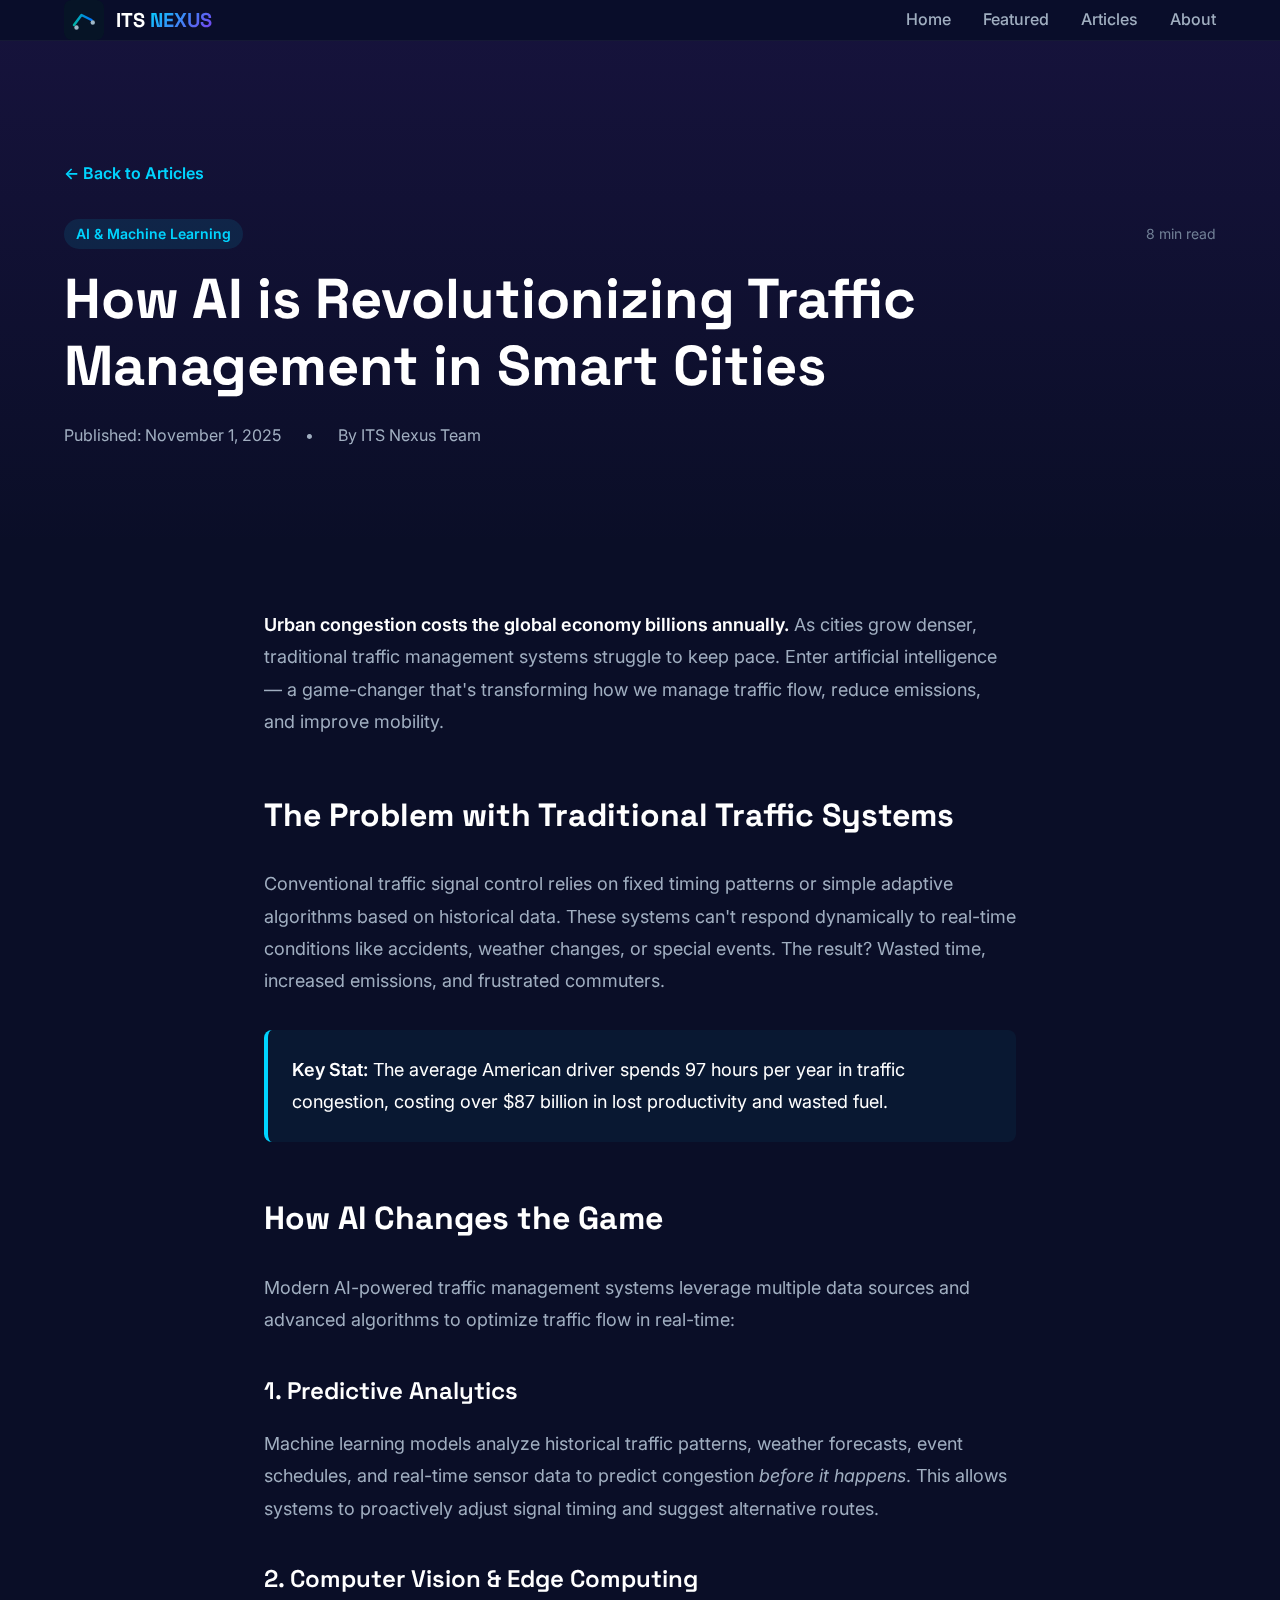
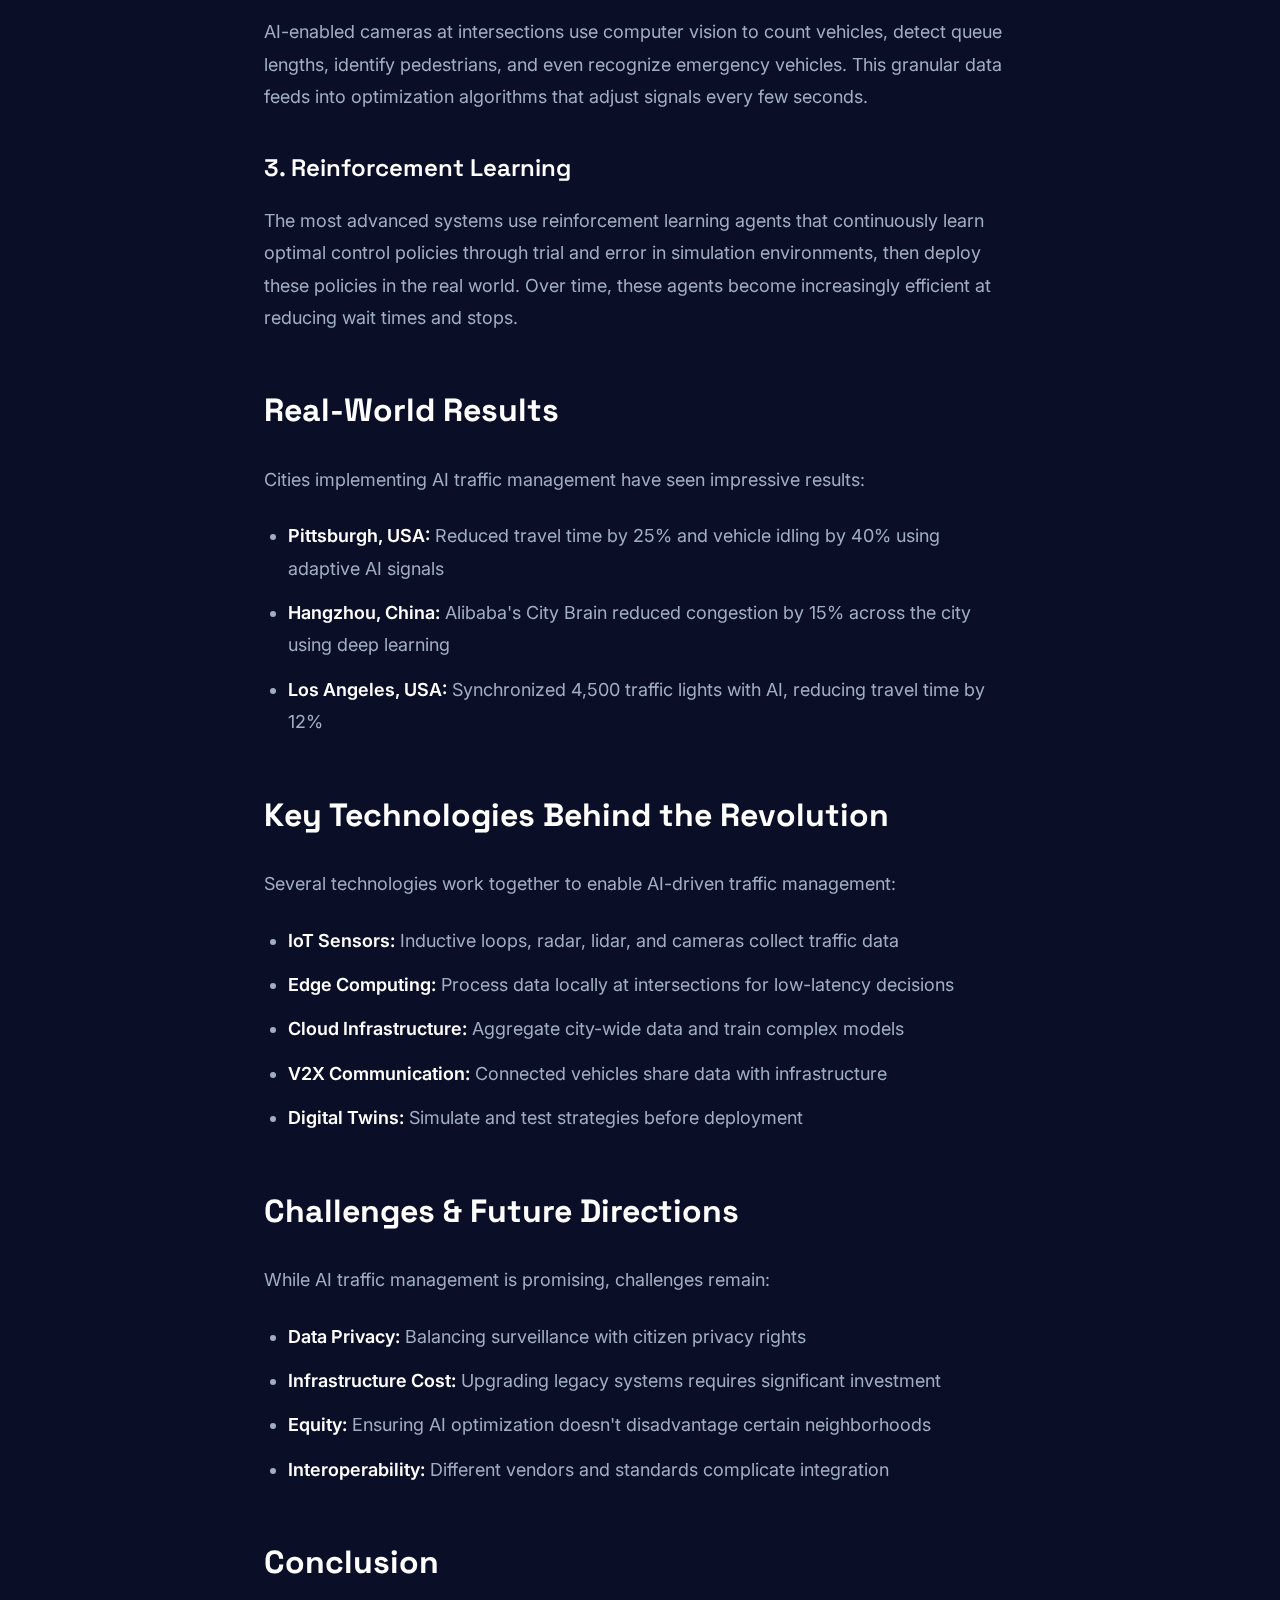
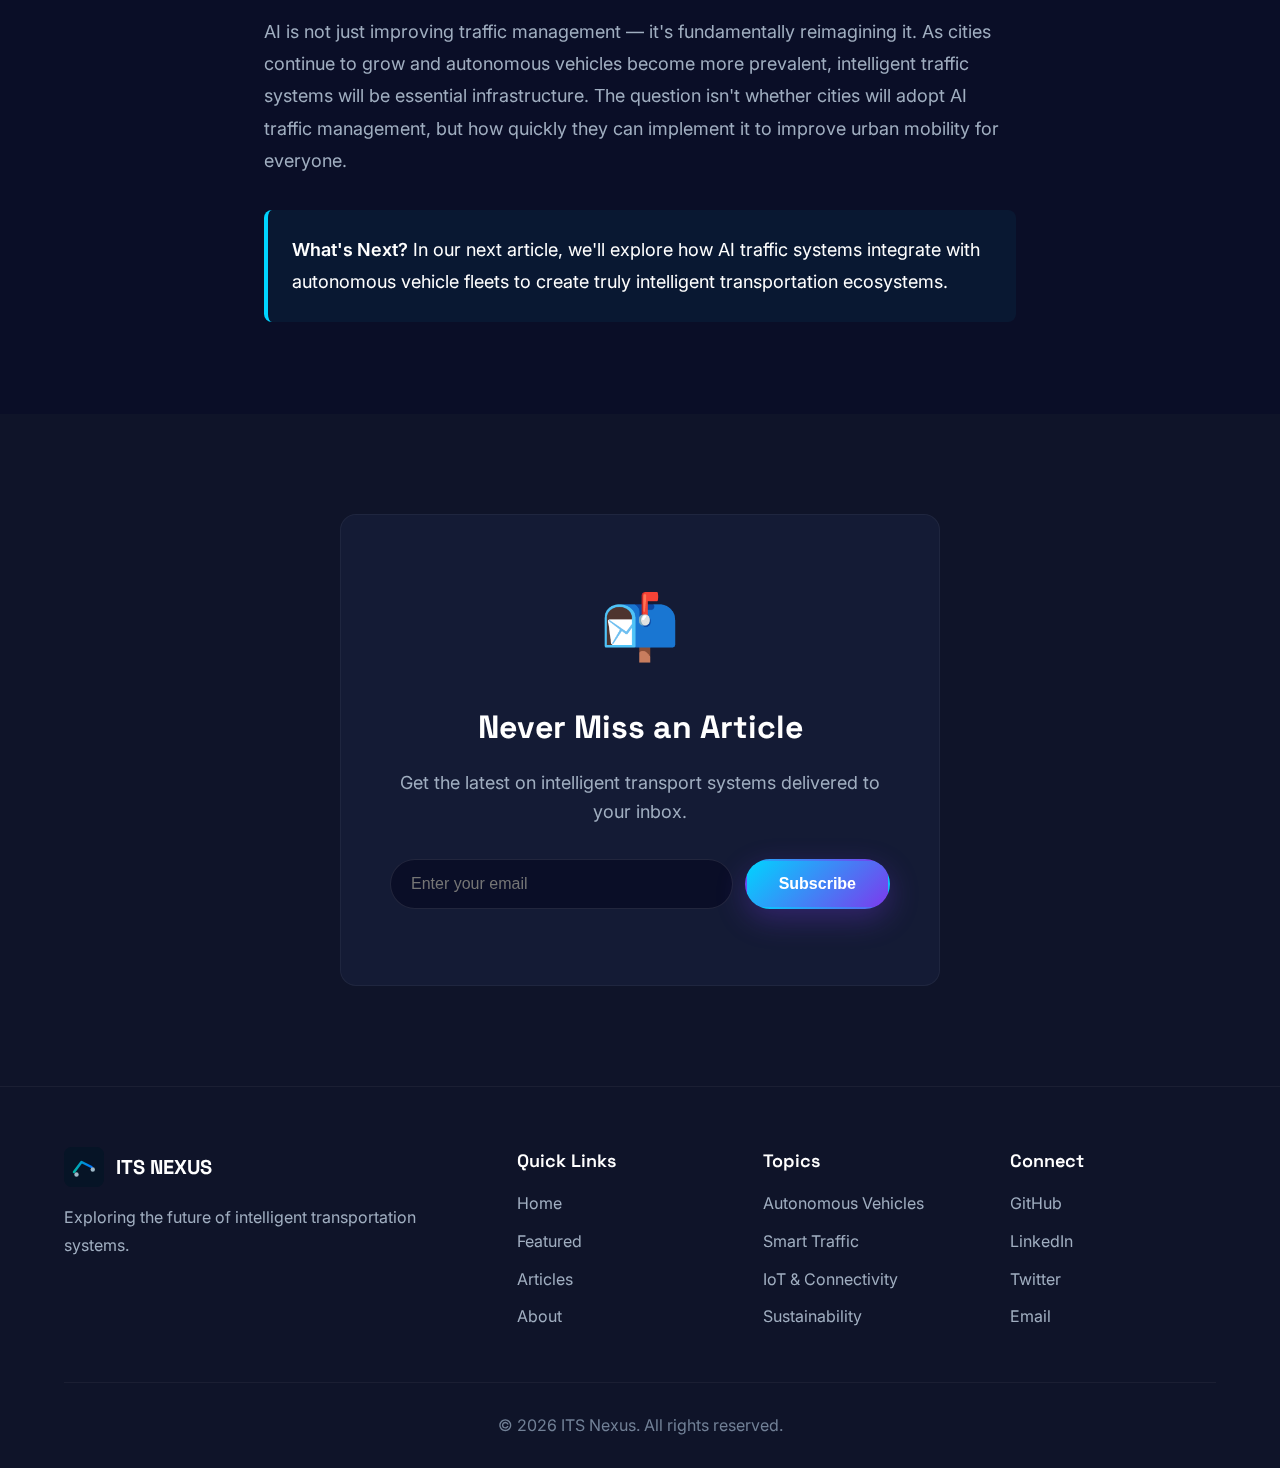
<file: posts/ai-traffic-management.html>
<!doctype html>
<html lang="en">
<head>
  <meta charset="utf-8" />
  <meta name="viewport" content="width=device-width,initial-scale=1" />
  <title>How AI is Revolutionizing Traffic Management — ITS Nexus</title>
  <meta name="description" content="Discover how machine learning algorithms predict congestion patterns and optimize signal timing in real-time." />
  <link rel="stylesheet" href="../css/styles.css" />
  <link rel="preconnect" href="https://fonts.googleapis.com">
  <link rel="preconnect" href="https://fonts.gstatic.com" crossorigin>
  <link href="https://fonts.googleapis.com/css2?family=Space+Grotesk:wght@400;500;600;700&family=Inter:wght@300;400;500;600&display=swap" rel="stylesheet">
  <style>
    .article-header {
      padding: 120px 0 60px;
      background: linear-gradient(180deg, rgba(124, 58, 237, 0.1), transparent);
    }
    .article-title {
      font-family: 'Space Grotesk', sans-serif;
      font-size: clamp(2rem, 5vw, 3.5rem);
      font-weight: 700;
      line-height: 1.2;
      margin-bottom: 24px;
    }
    .article-meta-info {
      display: flex;
      gap: 24px;
      color: var(--text-secondary);
      margin-bottom: 40px;
      flex-wrap: wrap;
    }
    .article-body {
      max-width: 800px;
      margin: 0 auto;
      padding: 60px 24px;
      font-size: 1.125rem;
      line-height: 1.8;
    }
    .article-body h2 {
      font-family: 'Space Grotesk', sans-serif;
      font-size: 2rem;
      font-weight: 700;
      margin-top: 48px;
      margin-bottom: 24px;
    }
    .article-body h3 {
      font-family: 'Space Grotesk', sans-serif;
      font-size: 1.5rem;
      font-weight: 600;
      margin-top: 32px;
      margin-bottom: 16px;
    }
    .article-body p {
      margin-bottom: 24px;
      color: var(--text-secondary);
    }
    .article-body strong {
      color: var(--text-primary);
      font-weight: 600;
    }
    .article-body ul, .article-body ol {
      margin-bottom: 24px;
      padding-left: 24px;
      color: var(--text-secondary);
    }
    .article-body li {
      margin-bottom: 12px;
    }
    .highlight-box {
      background: rgba(0, 212, 255, 0.05);
      border-left: 4px solid var(--accent-cyan);
      padding: 24px;
      margin: 32px 0;
      border-radius: 8px;
    }
    .back-link {
      display: inline-flex;
      align-items: center;
      gap: 8px;
      color: var(--accent-cyan);
      text-decoration: none;
      font-weight: 600;
      margin-bottom: 32px;
      transition: var(--transition);
    }
    .back-link:hover {
      gap: 12px;
    }
  </style>
</head>
<body>
  <div id="progress-bar"></div>
  
  <header class="site-header">
    <div class="container header-inner">
      <a class="brand" href="../index.html">
        <img src="../assets/logo.svg" alt="ITS Nexus" class="logo" />
        <span class="brand-text">ITS <span class="highlight">NEXUS</span></span>
      </a>
      <nav class="site-nav">
        <a href="../index.html#home" class="nav-link">Home</a>
        <a href="../index.html#featured" class="nav-link">Featured</a>
        <a href="../index.html#articles" class="nav-link">Articles</a>
        <a href="../index.html#about" class="nav-link">About</a>
      </nav>
    </div>
  </header>

  <main>
    <article class="article-header">
      <div class="container">
        <a href="../index.html#articles" class="back-link">← Back to Articles</a>
        <div class="post-meta">
          <span class="category">AI & Machine Learning</span>
          <span class="read-time">8 min read</span>
        </div>
        <h1 class="article-title">How AI is Revolutionizing Traffic Management in Smart Cities</h1>
        <div class="article-meta-info">
          <span>Published: November 1, 2025</span>
          <span>•</span>
          <span>By ITS Nexus Team</span>
        </div>
      </div>
    </article>

    <section class="article-body">
      <p><strong>Urban congestion costs the global economy billions annually.</strong> As cities grow denser, traditional traffic management systems struggle to keep pace. Enter artificial intelligence — a game-changer that's transforming how we manage traffic flow, reduce emissions, and improve mobility.</p>

      <h2>The Problem with Traditional Traffic Systems</h2>
      <p>Conventional traffic signal control relies on fixed timing patterns or simple adaptive algorithms based on historical data. These systems can't respond dynamically to real-time conditions like accidents, weather changes, or special events. The result? Wasted time, increased emissions, and frustrated commuters.</p>

      <div class="highlight-box">
        <strong>Key Stat:</strong> The average American driver spends 97 hours per year in traffic congestion, costing over $87 billion in lost productivity and wasted fuel.
      </div>

      <h2>How AI Changes the Game</h2>
      <p>Modern AI-powered traffic management systems leverage multiple data sources and advanced algorithms to optimize traffic flow in real-time:</p>

      <h3>1. Predictive Analytics</h3>
      <p>Machine learning models analyze historical traffic patterns, weather forecasts, event schedules, and real-time sensor data to predict congestion <em>before it happens</em>. This allows systems to proactively adjust signal timing and suggest alternative routes.</p>

      <h3>2. Computer Vision & Edge Computing</h3>
      <p>AI-enabled cameras at intersections use computer vision to count vehicles, detect queue lengths, identify pedestrians, and even recognize emergency vehicles. This granular data feeds into optimization algorithms that adjust signals every few seconds.</p>

      <h3>3. Reinforcement Learning</h3>
      <p>The most advanced systems use reinforcement learning agents that continuously learn optimal control policies through trial and error in simulation environments, then deploy these policies in the real world. Over time, these agents become increasingly efficient at reducing wait times and stops.</p>

      <h2>Real-World Results</h2>
      <p>Cities implementing AI traffic management have seen impressive results:</p>
      <ul>
        <li><strong>Pittsburgh, USA:</strong> Reduced travel time by 25% and vehicle idling by 40% using adaptive AI signals</li>
        <li><strong>Hangzhou, China:</strong> Alibaba's City Brain reduced congestion by 15% across the city using deep learning</li>
        <li><strong>Los Angeles, USA:</strong> Synchronized 4,500 traffic lights with AI, reducing travel time by 12%</li>
      </ul>

      <h2>Key Technologies Behind the Revolution</h2>
      <p>Several technologies work together to enable AI-driven traffic management:</p>
      <ul>
        <li><strong>IoT Sensors:</strong> Inductive loops, radar, lidar, and cameras collect traffic data</li>
        <li><strong>Edge Computing:</strong> Process data locally at intersections for low-latency decisions</li>
        <li><strong>Cloud Infrastructure:</strong> Aggregate city-wide data and train complex models</li>
        <li><strong>V2X Communication:</strong> Connected vehicles share data with infrastructure</li>
        <li><strong>Digital Twins:</strong> Simulate and test strategies before deployment</li>
      </ul>

      <h2>Challenges & Future Directions</h2>
      <p>While AI traffic management is promising, challenges remain:</p>
      <ul>
        <li><strong>Data Privacy:</strong> Balancing surveillance with citizen privacy rights</li>
        <li><strong>Infrastructure Cost:</strong> Upgrading legacy systems requires significant investment</li>
        <li><strong>Equity:</strong> Ensuring AI optimization doesn't disadvantage certain neighborhoods</li>
        <li><strong>Interoperability:</strong> Different vendors and standards complicate integration</li>
      </ul>

      <h2>Conclusion</h2>
      <p>AI is not just improving traffic management — it's fundamentally reimagining it. As cities continue to grow and autonomous vehicles become more prevalent, intelligent traffic systems will be essential infrastructure. The question isn't whether cities will adopt AI traffic management, but how quickly they can implement it to improve urban mobility for everyone.</p>

      <div class="highlight-box">
        <strong>What's Next?</strong> In our next article, we'll explore how AI traffic systems integrate with autonomous vehicle fleets to create truly intelligent transportation ecosystems.
      </div>
    </section>

    <section class="section" style="background: var(--bg-secondary);">
      <div class="container">
        <div class="subscribe-box">
          <div class="subscribe-icon">📬</div>
          <h2>Never Miss an Article</h2>
          <p>Get the latest on intelligent transport systems delivered to your inbox.</p>
          <form class="subscribe-form">
            <input type="email" placeholder="Enter your email" required />
            <button type="submit" class="btn primary">Subscribe</button>
          </form>
        </div>
      </div>
    </section>
  </main>

  <footer class="site-footer">
    <div class="container">
      <div class="footer-grid">
        <div class="footer-col">
          <div class="footer-brand">
            <img src="../assets/logo.svg" alt="ITS Nexus" class="logo" />
            <span>ITS NEXUS</span>
          </div>
          <p>Exploring the future of intelligent transportation systems.</p>
        </div>
        <div class="footer-col">
          <h4>Quick Links</h4>
          <a href="../index.html#home">Home</a>
          <a href="../index.html#featured">Featured</a>
          <a href="../index.html#articles">Articles</a>
          <a href="../index.html#about">About</a>
        </div>
        <div class="footer-col">
          <h4>Topics</h4>
          <a href="#">Autonomous Vehicles</a>
          <a href="#">Smart Traffic</a>
          <a href="#">IoT & Connectivity</a>
          <a href="#">Sustainability</a>
        </div>
        <div class="footer-col">
          <h4>Connect</h4>
          <a href="https://github.com/AyUsHh66">GitHub</a>
          <a href="#">LinkedIn</a>
          <a href="#">Twitter</a>
          <a href="mailto:contact@itsnexus.com">Email</a>
        </div>
      </div>
      <div class="footer-bottom">
        <p>© <span id="year"></span> ITS Nexus. All rights reserved.</p>
      </div>
    </div>
  </footer>

  <script src="../js/script.js"></script>
</body>
</html>
</file>
<file: css/styles.css>
:root {
  --bg-primary: #0a0e27;
  --bg-secondary: #0f1429;
  --card-bg: #141b35;
  --card-hover: #1a2347;
  --text-primary: #ffffff;
  --text-secondary: #a0aec0;
  --text-muted: #718096;
  --accent-cyan: #00d4ff;
  --accent-purple: #7c3aed;
  --accent-pink: #ec4899;
  --accent-orange: #f59e0b;
  --accent-green: #10b981;
  --gradient-1: linear-gradient(135deg, #667eea 0%, #764ba2 100%);
  --gradient-2: linear-gradient(135deg, #f093fb 0%, #f5576c 100%);
  --gradient-3: linear-gradient(135deg, #4facfe 0%, #00f2fe 100%);
  --gradient-4: linear-gradient(135deg, #43e97b 0%, #38f9d7 100%);
  --gradient-5: linear-gradient(135deg, #fa709a 0%, #fee140 100%);
  --max-width: 1200px;
  --border-radius: 16px;
  --transition: all 0.3s cubic-bezier(0.4, 0, 0.2, 1);
}

* {
  box-sizing: border-box;
  margin: 0;
  padding: 0;
}

html {
  scroll-behavior: smooth;
}

body {
  font-family: 'Inter', -apple-system, BlinkMacSystemFont, 'Segoe UI', Roboto, sans-serif;
  background: var(--bg-primary);
  color: var(--text-primary);
  line-height: 1.6;
  overflow-x: hidden;
  -webkit-font-smoothing: antialiased;
}

/* Progress Bar */
#progress-bar {
  position: fixed;
  top: 0;
  left: 0;
  height: 3px;
  background: linear-gradient(90deg, var(--accent-cyan), var(--accent-purple), var(--accent-pink));
  z-index: 9999;
  transition: width 0.1s ease;
  width: 0;
}

/* Header */
.site-header {
  position: sticky;
  top: 0;
  z-index: 1000;
  background: rgba(10, 14, 39, 0.8);
  backdrop-filter: blur(20px) saturate(180%);
  border-bottom: 1px solid rgba(255, 255, 255, 0.05);
  transition: var(--transition);
}

.header-inner {
  max-width: var(--max-width);
  margin: 0 auto;
  padding: 20px 24px;
  display: flex;
  align-items: center;
  justify-content: space-between;
}

.brand {
  display: flex;
  align-items: center;
  gap: 12px;
  text-decoration: none;
  color: var(--text-primary);
  font-family: 'Space Grotesk', sans-serif;
  font-weight: 700;
  font-size: 1.25rem;
  transition: var(--transition);
}

.brand:hover {
  transform: translateY(-2px);
}

.logo {
  height: 40px;
  width: 40px;
  transition: var(--transition);
}

.brand:hover .logo {
  transform: rotate(360deg);
}

.highlight {
  background: linear-gradient(135deg, var(--accent-cyan), var(--accent-purple));
  -webkit-background-clip: text;
  -webkit-text-fill-color: transparent;
  background-clip: text;
}

.nav-toggle {
  display: none;
  flex-direction: column;
  gap: 5px;
  background: none;
  border: none;
  cursor: pointer;
  padding: 8px;
}

.nav-toggle span {
  width: 25px;
  height: 2px;
  background: var(--text-primary);
  transition: var(--transition);
}

.site-nav {
  display: flex;
  gap: 32px;
  align-items: center;
}

.nav-link {
  color: var(--text-secondary);
  text-decoration: none;
  font-weight: 500;
  position: relative;
  transition: var(--transition);
}

.nav-link::after {
  content: '';
  position: absolute;
  bottom: -5px;
  left: 0;
  width: 0;
  height: 2px;
  background: var(--accent-cyan);
  transition: var(--transition);
}

.nav-link:hover {
  color: var(--text-primary);
}

.nav-link:hover::after {
  width: 100%;
}

/* Container */
.container {
  max-width: var(--max-width);
  margin: 0 auto;
  padding: 0 24px;
}

/* Hero Section */
.hero {
  position: relative;
  min-height: 100vh;
  display: flex;
  align-items: center;
  justify-content: center;
  overflow: hidden;
  padding: 120px 0 80px;
}

.hero-bg {
  position: absolute;
  top: 0;
  left: 0;
  width: 100%;
  height: 100%;
  background: 
    radial-gradient(circle at 20% 50%, rgba(124, 58, 237, 0.15), transparent 50%),
    radial-gradient(circle at 80% 80%, rgba(0, 212, 255, 0.15), transparent 50%),
    radial-gradient(circle at 40% 20%, rgba(236, 72, 153, 0.1), transparent 50%);
  animation: heroGlow 20s ease infinite;
}

@keyframes heroGlow {
  0%, 100% { opacity: 1; transform: scale(1); }
  50% { opacity: 0.8; transform: scale(1.1); }
}

.hero-inner {
  position: relative;
  z-index: 2;
  text-align: center;
  animation: fadeInUp 1s ease;
}

@keyframes fadeInUp {
  from {
    opacity: 0;
    transform: translateY(30px);
  }
  to {
    opacity: 1;
    transform: translateY(0);
  }
}

.hero-badge {
  display: inline-block;
  padding: 8px 20px;
  background: rgba(124, 58, 237, 0.1);
  border: 1px solid rgba(124, 58, 237, 0.3);
  border-radius: 50px;
  color: var(--accent-purple);
  font-size: 0.875rem;
  font-weight: 600;
  margin-bottom: 24px;
  animation: float 3s ease-in-out infinite;
}

@keyframes float {
  0%, 100% { transform: translateY(0); }
  50% { transform: translateY(-10px); }
}

.hero-title {
  font-family: 'Space Grotesk', sans-serif;
  font-size: clamp(2.5rem, 8vw, 5rem);
  font-weight: 700;
  line-height: 1.1;
  margin-bottom: 24px;
  letter-spacing: -0.02em;
}

.gradient-text {
  background: linear-gradient(135deg, var(--accent-cyan), var(--accent-purple), var(--accent-pink));
  -webkit-background-clip: text;
  -webkit-text-fill-color: transparent;
  background-clip: text;
  animation: gradientShift 5s ease infinite;
  background-size: 200% 200%;
}

@keyframes gradientShift {
  0%, 100% { background-position: 0% 50%; }
  50% { background-position: 100% 50%; }
}

.lead {
  font-size: 1.25rem;
  color: var(--text-secondary);
  max-width: 700px;
  margin: 0 auto 40px;
  line-height: 1.8;
}

.hero-cta {
  display: flex;
  gap: 16px;
  justify-content: center;
  flex-wrap: wrap;
  margin-bottom: 60px;
}

.btn {
  display: inline-flex;
  align-items: center;
  padding: 14px 32px;
  border-radius: 50px;
  font-weight: 600;
  text-decoration: none;
  transition: var(--transition);
  border: 2px solid transparent;
  cursor: pointer;
  font-size: 1rem;
}

.btn.primary {
  background: linear-gradient(135deg, var(--accent-cyan), var(--accent-purple));
  color: white;
  box-shadow: 0 10px 30px rgba(124, 58, 237, 0.3);
}

.btn.primary:hover {
  transform: translateY(-3px);
  box-shadow: 0 15px 40px rgba(124, 58, 237, 0.4);
}

.btn.ghost {
  background: transparent;
  border-color: rgba(255, 255, 255, 0.2);
  color: var(--text-primary);
}

.btn.ghost:hover {
  background: rgba(255, 255, 255, 0.05);
  border-color: var(--accent-cyan);
}

.btn.secondary {
  background: var(--card-bg);
  color: var(--text-primary);
  border-color: rgba(255, 255, 255, 0.1);
}

.btn.secondary:hover {
  background: var(--card-hover);
  border-color: var(--accent-cyan);
}

.scroll-indicator {
  display: flex;
  flex-direction: column;
  align-items: center;
  gap: 8px;
  color: var(--text-muted);
  font-size: 0.875rem;
  animation: bounce 2s ease-in-out infinite;
}

@keyframes bounce {
  0%, 100% { transform: translateY(0); }
  50% { transform: translateY(10px); }
}

.scroll-arrow {
  font-size: 1.5rem;
}

/* Section Styling */
.section {
  padding: 100px 0;
  position: relative;
}

.section-header {
  text-align: center;
  margin-bottom: 60px;
}

.section-badge {
  display: inline-block;
  padding: 6px 16px;
  background: rgba(0, 212, 255, 0.1);
  border: 1px solid rgba(0, 212, 255, 0.3);
  border-radius: 50px;
  color: var(--accent-cyan);
  font-size: 0.875rem;
  font-weight: 600;
  margin-bottom: 16px;
  text-transform: uppercase;
  letter-spacing: 0.05em;
}

.section-header h2 {
  font-family: 'Space Grotesk', sans-serif;
  font-size: clamp(2rem, 5vw, 3rem);
  font-weight: 700;
  margin-bottom: 16px;
}

.section-subtitle {
  color: var(--text-secondary);
  font-size: 1.125rem;
  max-width: 600px;
  margin: 0 auto;
}

/* Featured Section */
.featured-section {
  background: linear-gradient(180deg, transparent, rgba(124, 58, 237, 0.03), transparent);
}

.featured-grid {
  display: grid;
  grid-template-columns: repeat(2, 1fr);
  gap: 24px;
}

.featured-card {
  background: var(--card-bg);
  border-radius: var(--border-radius);
  overflow: hidden;
  border: 1px solid rgba(255, 255, 255, 0.05);
  transition: var(--transition);
  cursor: pointer;
}

.featured-card:hover {
  transform: translateY(-8px);
  border-color: rgba(0, 212, 255, 0.3);
  box-shadow: 0 20px 60px rgba(0, 0, 0, 0.4);
}

.featured-card.large {
  grid-row: span 2;
}

.featured-img {
  height: 250px;
  background-size: cover;
  background-position: center;
  position: relative;
  overflow: hidden;
}

.featured-card.large .featured-img {
  height: 100%;
  min-height: 400px;
}

.featured-img::after {
  content: '';
  position: absolute;
  bottom: 0;
  left: 0;
  width: 100%;
  height: 50%;
  background: linear-gradient(to top, var(--card-bg), transparent);
}

.featured-img.ai-traffic {
  background: var(--gradient-3), url('data:image/svg+xml,<svg xmlns="http://www.w3.org/2000/svg" viewBox="0 0 100 100"><circle cx="50" cy="50" r="40" fill="none" stroke="white" stroke-width="0.5" opacity="0.1"/></svg>');
}

.featured-img.autonomous {
  background: var(--gradient-1);
}

.featured-img.iot-fleet {
  background: var(--gradient-4);
}

.featured-content {
  padding: 24px;
}

.post-meta {
  display: flex;
  justify-content: space-between;
  align-items: center;
  margin-bottom: 16px;
  font-size: 0.875rem;
}

.category {
  display: inline-block;
  padding: 4px 12px;
  background: rgba(0, 212, 255, 0.1);
  border-radius: 50px;
  color: var(--accent-cyan);
  font-weight: 600;
}

.read-time {
  color: var(--text-muted);
}

.featured-card h3 {
  font-family: 'Space Grotesk', sans-serif;
  font-size: 1.5rem;
  font-weight: 700;
  margin-bottom: 12px;
  line-height: 1.3;
}

.featured-card p {
  color: var(--text-secondary);
  margin-bottom: 16px;
}

.read-more {
  color: var(--accent-cyan);
  text-decoration: none;
  font-weight: 600;
  display: inline-flex;
  align-items: center;
  gap: 8px;
  transition: var(--transition);
}

.read-more:hover {
  gap: 12px;
}

/* Articles Grid */
.articles-grid {
  display: grid;
  grid-template-columns: repeat(auto-fill, minmax(320px, 1fr));
  gap: 24px;
  margin-bottom: 48px;
}

.article-card {
  background: var(--card-bg);
  border-radius: var(--border-radius);
  overflow: hidden;
  border: 1px solid rgba(255, 255, 255, 0.05);
  transition: var(--transition);
  cursor: pointer;
}

.article-card:hover {
  transform: translateY(-5px);
  border-color: rgba(124, 58, 237, 0.3);
  box-shadow: 0 15px 40px rgba(0, 0, 0, 0.3);
}

.article-img {
  height: 180px;
  background-size: cover;
  background-position: center;
}

.article-img.traffic-sim { background: var(--gradient-1); }
.article-img.ev-charging { background: var(--gradient-4); }
.article-img.maas { background: var(--gradient-3); }
.article-img.safety { background: var(--gradient-2); }
.article-img.data-viz { background: var(--gradient-5); }
.article-img.sustainability { background: var(--gradient-4); }

.article-content {
  padding: 20px;
}

.article-content .category {
  font-size: 0.75rem;
  margin-bottom: 12px;
}

.article-card h3 {
  font-family: 'Space Grotesk', sans-serif;
  font-size: 1.25rem;
  font-weight: 700;
  margin-bottom: 12px;
  line-height: 1.4;
}

.article-card p {
  color: var(--text-secondary);
  font-size: 0.95rem;
  margin-bottom: 16px;
}

.article-footer {
  display: flex;
  justify-content: space-between;
  align-items: center;
  padding-top: 12px;
  border-top: 1px solid rgba(255, 255, 255, 0.05);
}

.date {
  color: var(--text-muted);
  font-size: 0.875rem;
}

.read-link {
  color: var(--accent-cyan);
  text-decoration: none;
  font-weight: 600;
  transition: var(--transition);
}

.read-link:hover {
  color: var(--accent-purple);
}

.load-more-wrapper {
  text-align: center;
}

/* About Section */
.about-grid {
  display: grid;
  grid-template-columns: 1fr 1fr;
  gap: 60px;
  align-items: center;
}

.about-content h2 {
  font-family: 'Space Grotesk', sans-serif;
  font-size: 2.5rem;
  font-weight: 700;
  margin-bottom: 24px;
}

.about-content p {
  color: var(--text-secondary);
  margin-bottom: 20px;
  font-size: 1.125rem;
  line-height: 1.8;
}

.stats-row {
  display: grid;
  grid-template-columns: repeat(3, 1fr);
  gap: 24px;
  margin-top: 40px;
}

.stat {
  text-align: center;
  padding: 20px;
  background: rgba(0, 212, 255, 0.05);
  border-radius: 12px;
  border: 1px solid rgba(0, 212, 255, 0.1);
}

.stat-number {
  font-family: 'Space Grotesk', sans-serif;
  font-size: 2.5rem;
  font-weight: 700;
  background: linear-gradient(135deg, var(--accent-cyan), var(--accent-purple));
  -webkit-background-clip: text;
  -webkit-text-fill-color: transparent;
  background-clip: text;
}

.stat-label {
  color: var(--text-secondary);
  font-size: 0.875rem;
  margin-top: 8px;
}

.about-visual {
  display: grid;
  grid-template-columns: repeat(2, 1fr);
  gap: 20px;
}

.visual-card {
  background: var(--card-bg);
  padding: 32px 24px;
  border-radius: var(--border-radius);
  border: 1px solid rgba(255, 255, 255, 0.05);
  text-align: center;
  transition: var(--transition);
}

.visual-card:hover {
  transform: translateY(-5px);
  border-color: rgba(0, 212, 255, 0.3);
  background: var(--card-hover);
}

.visual-card .icon {
  font-size: 3rem;
  margin-bottom: 16px;
}

.visual-card h4 {
  font-family: 'Space Grotesk', sans-serif;
  font-size: 1.125rem;
  font-weight: 600;
}

/* Subscribe Section */
.subscribe-section {
  background: linear-gradient(135deg, rgba(124, 58, 237, 0.1), rgba(0, 212, 255, 0.1));
}

.subscribe-box {
  max-width: 600px;
  margin: 0 auto;
  text-align: center;
  padding: 60px 40px;
  background: var(--card-bg);
  border-radius: var(--border-radius);
  border: 1px solid rgba(255, 255, 255, 0.05);
}

.subscribe-icon {
  font-size: 4rem;
  margin-bottom: 24px;
  animation: float 3s ease-in-out infinite;
}

.subscribe-box h2 {
  font-family: 'Space Grotesk', sans-serif;
  font-size: 2rem;
  font-weight: 700;
  margin-bottom: 16px;
}

.subscribe-box p {
  color: var(--text-secondary);
  margin-bottom: 32px;
  font-size: 1.125rem;
}

.subscribe-form {
  display: flex;
  gap: 12px;
  max-width: 500px;
  margin: 0 auto 16px;
}

.subscribe-form input {
  flex: 1;
  padding: 14px 20px;
  background: var(--bg-primary);
  border: 1px solid rgba(255, 255, 255, 0.1);
  border-radius: 50px;
  color: var(--text-primary);
  font-size: 1rem;
  outline: none;
  transition: var(--transition);
}

.subscribe-form input:focus {
  border-color: var(--accent-cyan);
  box-shadow: 0 0 0 3px rgba(0, 212, 255, 0.1);
}

.subscribe-form button {
  white-space: nowrap;
}

.privacy-note {
  color: var(--text-muted);
  font-size: 0.875rem;
}

/* Footer */
.site-footer {
  background: var(--bg-secondary);
  border-top: 1px solid rgba(255, 255, 255, 0.05);
  padding: 60px 0 30px;
}

.footer-grid {
  display: grid;
  grid-template-columns: 2fr 1fr 1fr 1fr;
  gap: 40px;
  margin-bottom: 40px;
}

.footer-brand {
  display: flex;
  align-items: center;
  gap: 12px;
  font-family: 'Space Grotesk', sans-serif;
  font-weight: 700;
  font-size: 1.25rem;
  margin-bottom: 16px;
}

.footer-col p {
  color: var(--text-secondary);
  line-height: 1.8;
}

.footer-col h4 {
  font-family: 'Space Grotesk', sans-serif;
  font-size: 1.125rem;
  font-weight: 600;
  margin-bottom: 16px;
}

.footer-col a {
  display: block;
  color: var(--text-secondary);
  text-decoration: none;
  margin-bottom: 12px;
  transition: var(--transition);
}

.footer-col a:hover {
  color: var(--accent-cyan);
  padding-left: 5px;
}

.footer-bottom {
  text-align: center;
  padding-top: 30px;
  border-top: 1px solid rgba(255, 255, 255, 0.05);
  color: var(--text-muted);
}

/* Animations */
[data-animate] {
  opacity: 0;
  transform: translateY(30px);
  transition: opacity 0.6s ease, transform 0.6s ease;
}

[data-animate].in-view {
  opacity: 1;
  transform: translateY(0);
}

/* Responsive */
@media (max-width: 1024px) {
  .featured-grid {
    grid-template-columns: 1fr;
  }
  
  .featured-card.large {
    grid-row: span 1;
  }
  
  .featured-card.large .featured-img {
    min-height: 300px;
  }
  
  .about-grid {
    grid-template-columns: 1fr;
    gap: 40px;
  }
  
  .footer-grid {
    grid-template-columns: repeat(2, 1fr);
  }
}

@media (max-width: 768px) {
  .hero {
    min-height: 80vh;
    padding: 80px 0 60px;
  }
  
  .hero-title {
    font-size: clamp(2rem, 10vw, 3rem);
  }
  
  .lead {
    font-size: 1.125rem;
  }
  
  .hero-cta {
    flex-direction: column;
  }
  
  .btn {
    width: 100%;
    justify-content: center;
  }
  
  .site-nav {
    display: none;
    position: absolute;
    top: 100%;
    left: 0;
    right: 0;
    background: rgba(10, 14, 39, 0.98);
    backdrop-filter: blur(20px);
    flex-direction: column;
    padding: 20px;
    gap: 16px;
    border-bottom: 1px solid rgba(255, 255, 255, 0.05);
  }
  
  .site-nav.active {
    display: flex;
  }
  
  .nav-toggle {
    display: flex;
  }
  
  .section {
    padding: 60px 0;
  }
  
  .articles-grid {
    grid-template-columns: 1fr;
  }
  
  .stats-row {
    grid-template-columns: 1fr;
  }
  
  .about-visual {
    grid-template-columns: 1fr;
  }
  
  .subscribe-form {
    flex-direction: column;
  }
  
  .footer-grid {
    grid-template-columns: 1fr;
    gap: 30px;
  }
}
</file>
